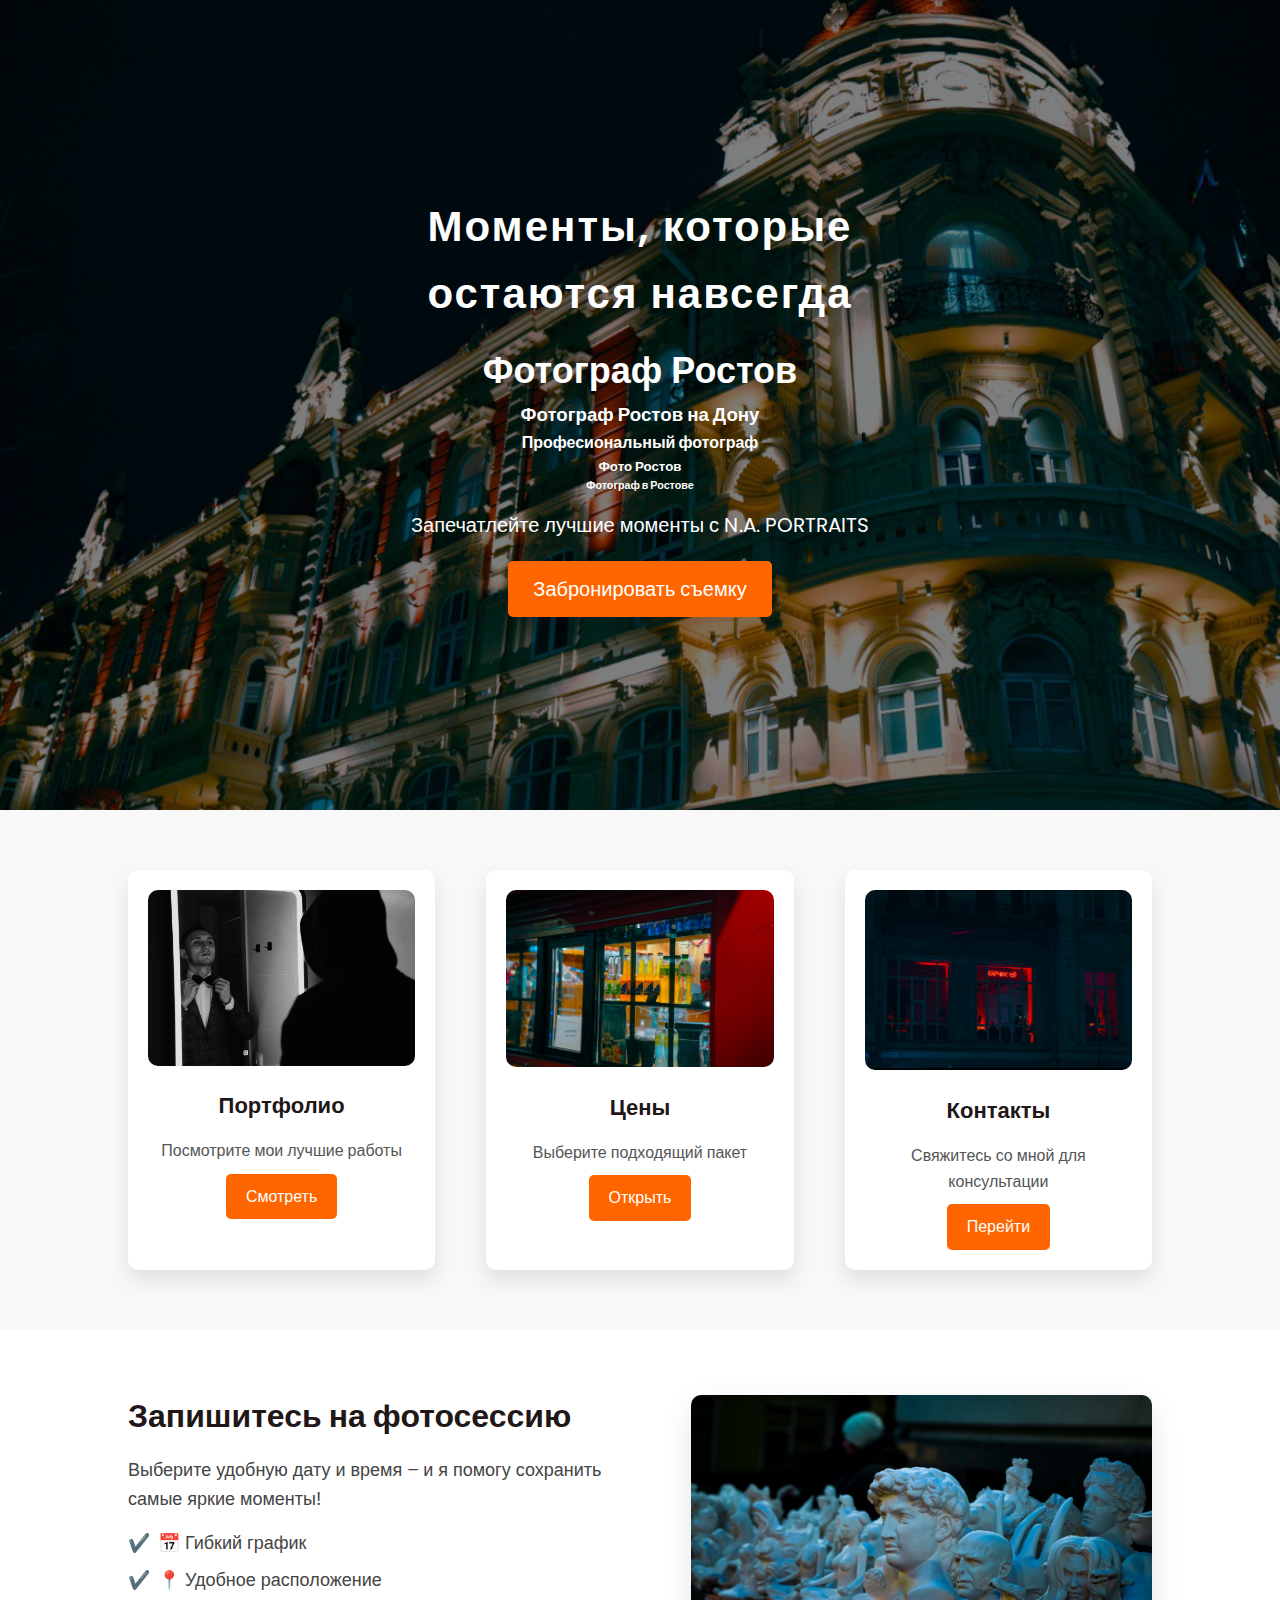
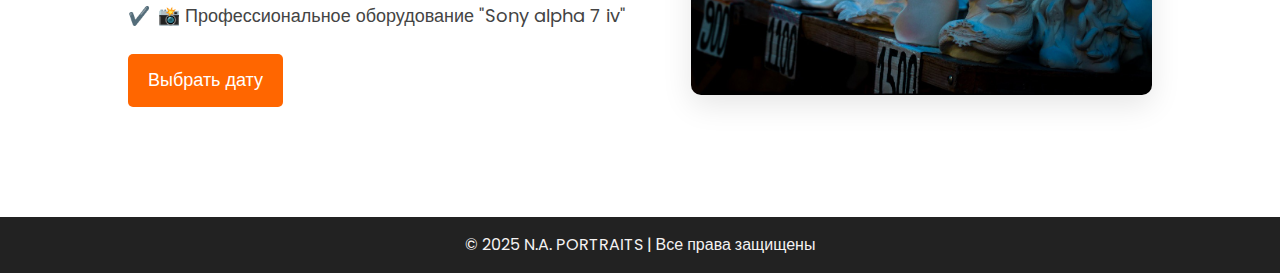
<file: index.html>
<!DOCTYPE html>
<html lang="ru">
<head>
    <meta charset="UTF-8">
    <meta name="viewport" content="width=device-width, initial-scale=1.0">
    <title>N.A. PORTRAITS | Фотограф</title>
    <meta name="description" content="Профессиональный фотограф в Ростове-на-Дону. Портретные и семейные фотосессии, съемка мероприятий. Бронируйте удобное время!">
<meta name="keywords" content="фотограф Ростов-на-Дону, фотосессия, портретная съемка, семейная фотосессия, фотосъемка мероприятий">
<meta name="author" content="N.A. PORTRAITS">
<meta name="robots" content="index, follow">
<meta property="og:title" content="N.A. PORTRAITS – Фотограф в Ростове-на-Дону">
<meta property="og:description" content="Профессиональная фотосъемка в Ростове-на-Дону. Индивидуальные и семейные фотосессии, съемка мероприятий.">
<meta property="og:image" content="https://ko12lian.github.io/my-website/images/preview.jpg">
<meta property="og:url" content="https://ko12lian.github.io/my-website/">
<link rel="stylesheet" href="style.css">
</head>
<body>
    <header class="hero">
        <div class="hero-content">
            <h1>Моменты, которые остаются навсегда</h1>
            <h2>Фотограф Ростов</h2>
            <h3>Фотограф Ростов на Дону</h3>
            <h4>Професиональный фотограф</h4>
            <h5>Фото Ростов</h5>
            <h6>Фотограф в Ростове</h6>
            <p>Запечатлейте лучшие моменты с N.A. PORTRAITS</p>
            <a href="booking.html" class="btn">Забронировать съемку</a>
        </div>
    </header>

    <section class="quick-links">
        <div class="link-card">
            <img src="images/portfolio.jpg" alt="Портфолио">
            <h3>Портфолио</h3>
            <p>Посмотрите мои лучшие работы</p>
            <a href="portfolio.html" class="btn">Смотреть</a>
        </div>
        <div class="link-card">
            <img src="images/price.jpg" alt="Прайс">
            <h3>Цены</h3>
            <p>Выберите подходящий пакет</p>
            <a href="price.html" class="btn">Открыть</a>
        </div>
        <div class="link-card">
            <img src="images/contacts.jpg" alt="Контакты">
            <h3>Контакты</h3>
            <p>Свяжитесь со мной для консультации</p>
            <a href="contacts.html" class="btn">Перейти</a>
        </div>
    </section>

    <section class="booking-highlight">
        <div class="booking-text">
            <h2>Запишитесь на фотосессию</h2>
            <p>Выберите удобную дату и время – и я помогу сохранить самые яркие моменты!</p>
            <ul>
                <li>📅 Гибкий график</li>
                <li>📍 Удобное расположение</li>
                <li>📸 Профессиональное оборудование "Sony alpha 7 iv" </li>
            </ul>
            <a href="booking.html" class="btn">Выбрать дату</a>
        </div>
        <div class="booking-image">
            <img src="images/booking.jpg" alt="Бронирование фотосессии">
        </div>
    </section>

    <footer>
        <p>© 2025 N.A. PORTRAITS | Все права защищены</p>
    </footer>

<script src="script.js"></script>
</body>
</html>
</file>
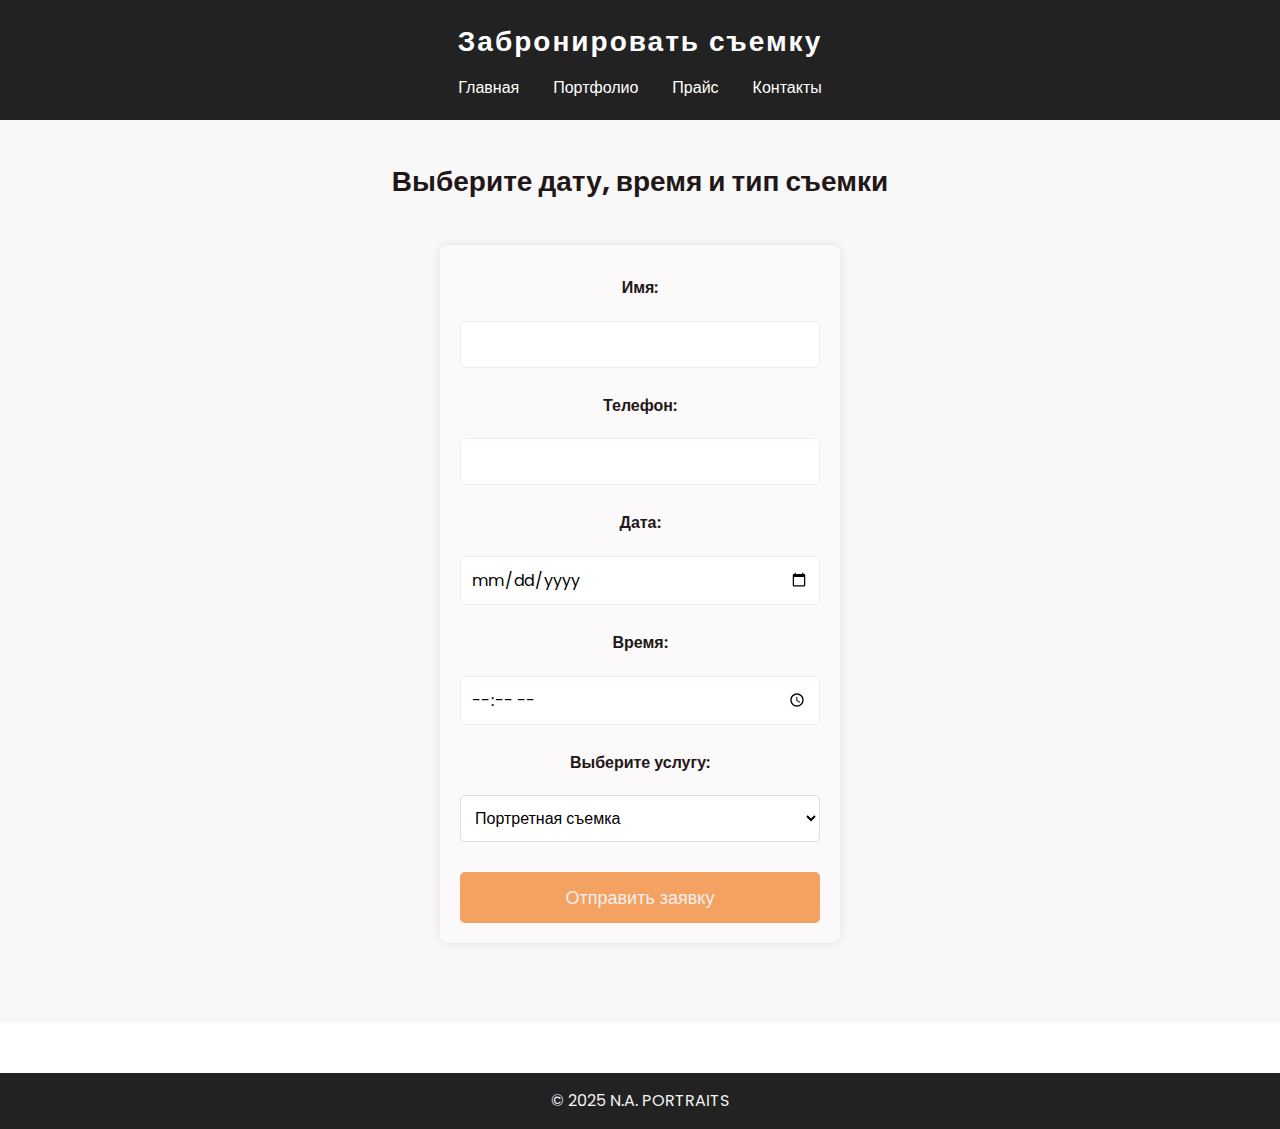
<file: booking.html>
<!DOCTYPE html>
<html lang="ru">
<head>
    <meta charset="UTF-8">
    <meta name="viewport" content="width=device-width, initial-scale=1.0">
    <title>Бронирование съемки</title>
    <link rel="stylesheet" href="style.css">
</head>
<body>
    <header>
        <h1>Забронировать съемку</h1>
        <nav>
            <ul>
                <li><a href="index.html">Главная</a></li>
                <li><a href="portfolio.html">Портфолио</a></li>
                <li><a href="price.html">Прайс</a></li>
                <li><a href="contacts.html">Контакты</a></li>
            </ul>
        </nav>
    </header>

    <section class="booking-form">
        <h2>Выберите дату, время и тип съемки</h2>
        <form id="booking-form">
            <label for="name">Имя:</label>
            <input type="text" id="name" required>

            <label for="phone">Телефон:</label>
            <input type="tel" id="phone" required>

            <label for="date">Дата:</label>
            <input type="date" id="date" required>

            <label for="time">Время:</label>
            <input type="time" id="time" required>

            <label for="service">Выберите услугу:</label>
            <select id="service" required>
                <option value="Портретная съемка">Портретная съемка</option>
                <option value="Свадебная съемка">Свадебная съемка</option>
                <option value="Студийная съемка">Студийная съемка</option>
            </select>

            <button type="submit">Отправить заявку</button>
        </form>
    </section>

    <footer>
        <p>© 2025 N.A. PORTRAITS</p>
    </footer>

    <script src="script.js"></script>
</body>
</html>
</file>
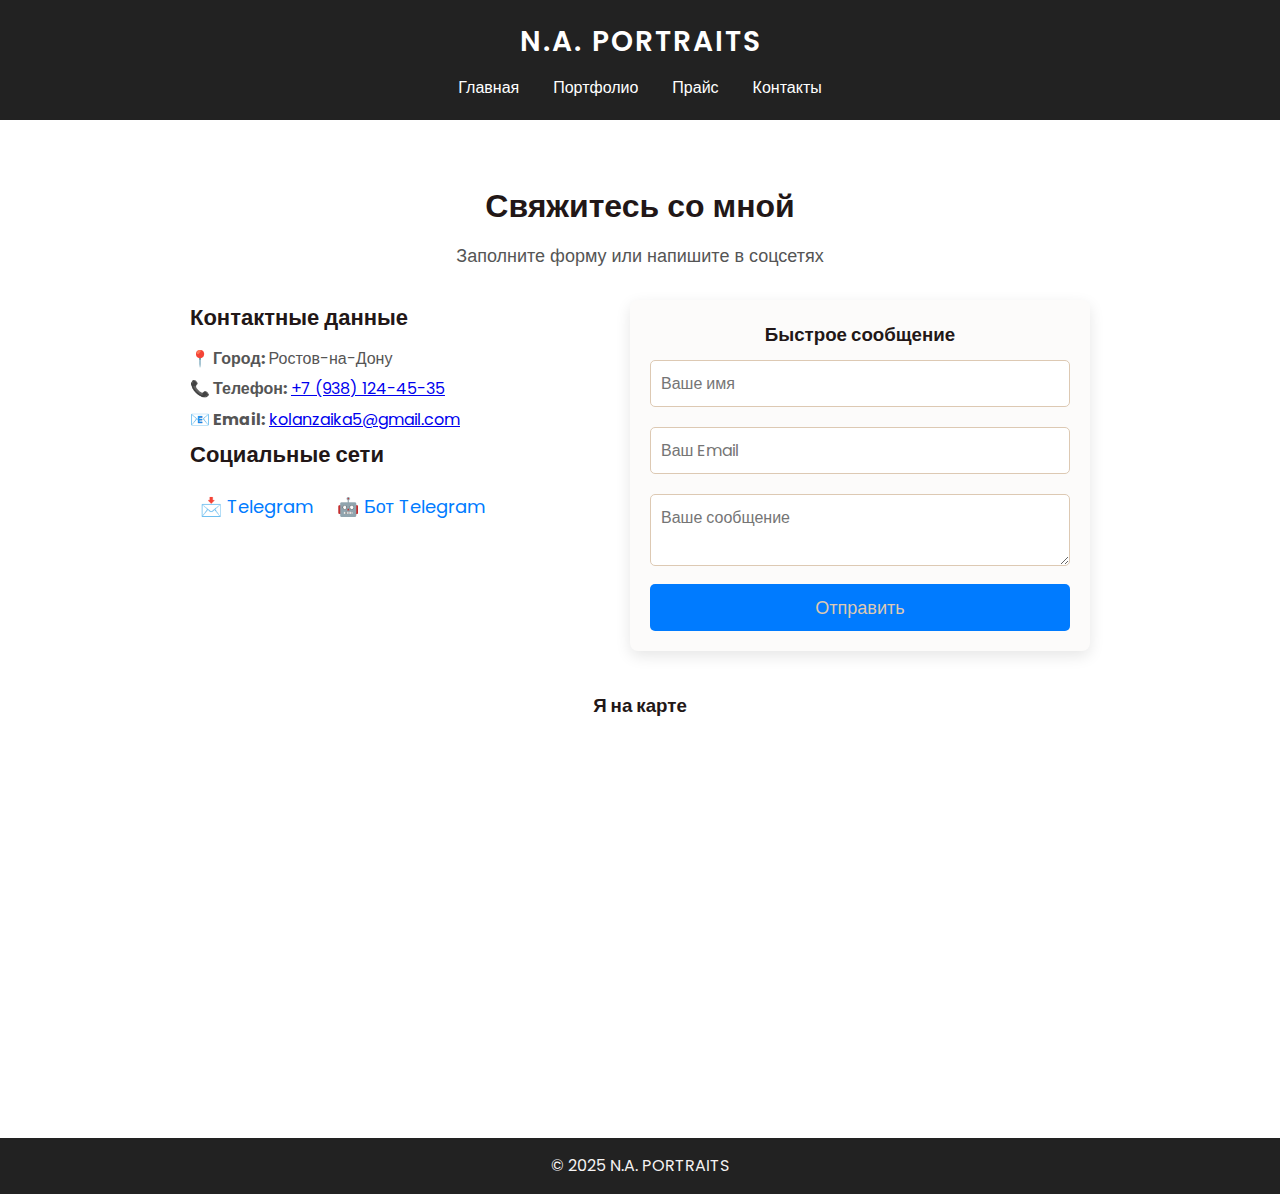
<file: contacts.html>
<!DOCTYPE html>
<html lang="ru">
<head>
    <meta charset="UTF-8">
    <meta name="viewport" content="width=device-width, initial-scale=1.0">
    <title>Контакты | N.A. PORTRAITS</title>
    <link rel="stylesheet" href="style.css">
</head>
<body>
    <header>
        <h1>N.A. PORTRAITS</h1>
        <nav>
            <ul>
                <li><a href="index.html">Главная</a></li>
                <li><a href="portfolio.html">Портфолио</a></li>
                <li><a href="price.html">Прайс</a></li>
                <li><a href="contacts.html">Контакты</a></li>
            </ul>
        </nav>
    </header>

    <section class="contacts">
        <h2>Свяжитесь со мной</h2>
        <p>Заполните форму или напишите в соцсетях</p>

        <div class="contact-container">
            <div class="contact-info">
                <h3>Контактные данные</h3>
                <p><strong>📍 Город:</strong> Ростов-на-Дону</p>
                <p><strong>📞 Телефон:</strong> <a href="tel:+79381244535">+7 (938) 124-45-35</a></p>
                <p><strong>📧 Email:</strong> <a href="mailto:kolanzaika5@gmail.com">kolanzaika5@gmail.com</a></p>
                
                <h3>Социальные сети</h3>
                <div class="social-links">
                    <a href="https://t.me/NICKK228" target="_blank">📩 Telegram</a>
                    <a href="https://t.me/n_a_portraitsbot" target="_blank">🤖 Бот Telegram</a>
                </div>
            </div>

            <div class="contact-form">
                <h3>Быстрое сообщение</h3>
                <form id="contact-form">
                    <input type="text" id="contact-name" placeholder="Ваше имя" required>
                    <input type="email" id="contact-email" placeholder="Ваш Email" required>
                    <textarea id="contact-message" placeholder="Ваше сообщение" required></textarea>
                    <button type="submit">Отправить</button>
                </form>
            </div>
        </div>

        <div class="map">
            <h3>Я на карте</h3>
            <iframe src="https://www.google.com/maps/embed?pb=!1m18!1m12!1m3!1d5614.0428921976!2d39.7036359!3d47.222078!2m3!1f0!2f0!3f0!3m2!1i1024!2i768!4f13.1!3m3!1m2!1s0x40e3b9b3a5a5a7d7%3A0x2f3d8eb9a7e2b1d!2z0KLQoNCm!5e0!3m2!1sru!2sru!4v1647412345678" width="100%" height="300" style="border:0;" allowfullscreen="" loading="lazy"></iframe>
        </div>
    </section>

    <footer>
        <p>© 2025 N.A. PORTRAITS</p>
    </footer>

    <script src="script.js"></script>
</body>
</html>
</file>
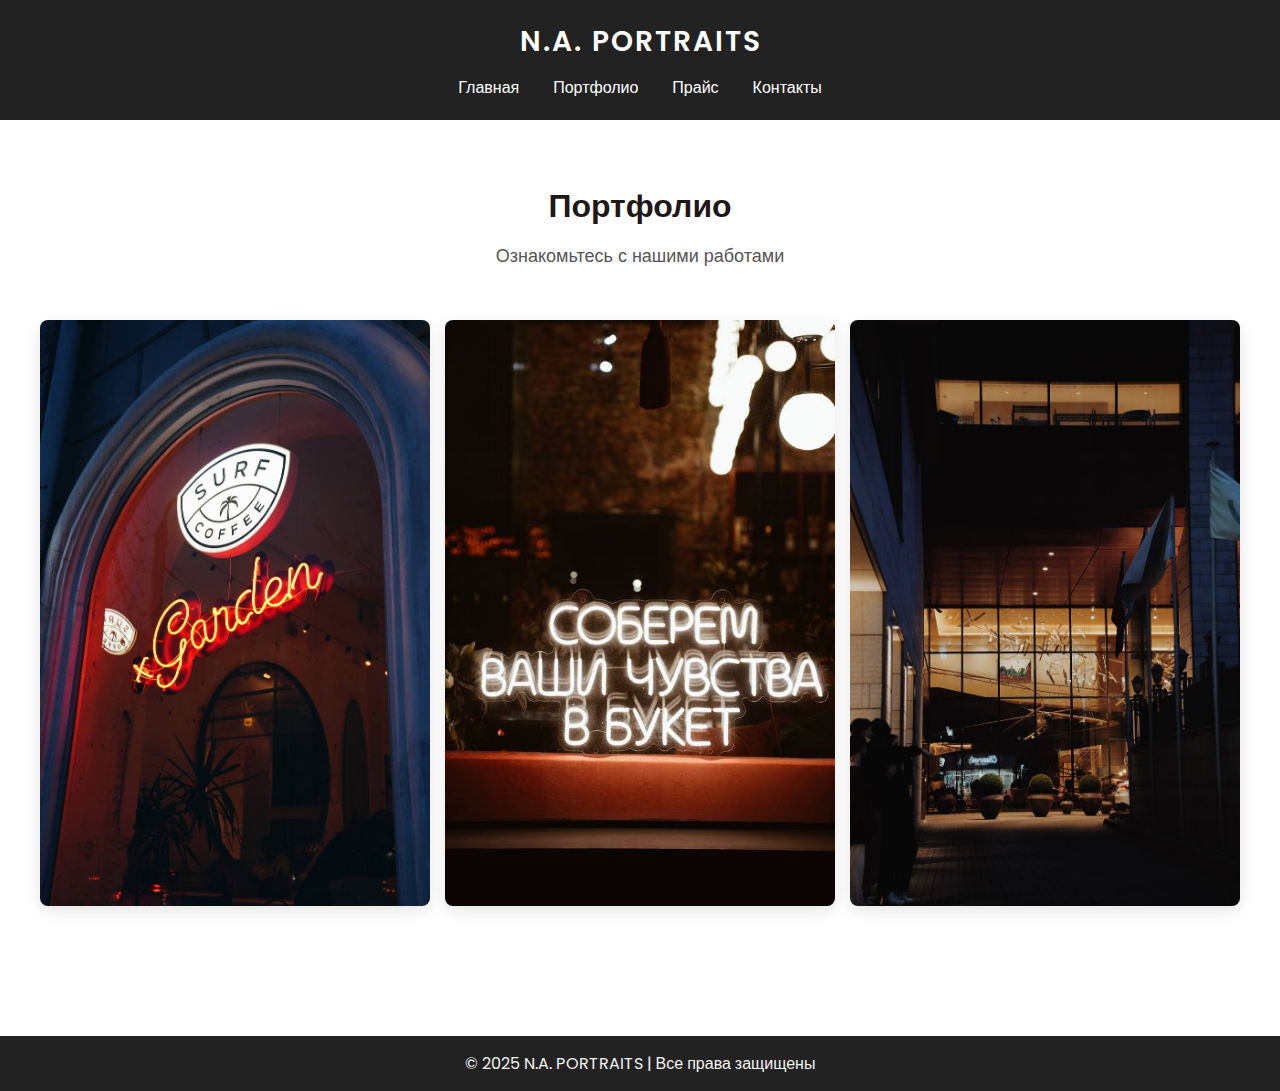
<file: portfolio.html>
<!DOCTYPE html>
<html lang="ru">
<head>
    <meta charset="UTF-8">
    <meta name="viewport" content="width=device-width, initial-scale=1.0">
    <title>Портфолио | N.A. PORTRAITS</title>
    <link rel="stylesheet" href="style.css">
</head>
<body>
    <header>
        <h1>N.A. PORTRAITS</h1>
        <nav>
            <ul>
                <li><a href="index.html">Главная</a></li>
                <li><a href="portfolio.html">Портфолио</a></li>
                <li><a href="price.html">Прайс</a></li>
                <li><a href="contacts.html">Контакты</a></li>
            </ul>
        </nav>
    </header>

    <section class="portfolio">
        <h2>Портфолио</h2>
        <p>Ознакомьтесь с нашими работами</p>
        <div class="gallery">
            <div class="gallery-item"><img src="images/photo1.jpg" alt="Фотография 1"></div>
            <div class="gallery-item"><img src="images/photo2.jpg" alt="Фотография 2"></div>
            <div class="gallery-item"><img src="images/photo3.jpg" alt="Фотография 3"></div>

        </div>
    </section>

    <footer>
        <p>© 2025 N.A. PORTRAITS | Все права защищены</p>
    </footer>

    <script src="script.js"></script>
</body>
</html>
</file>
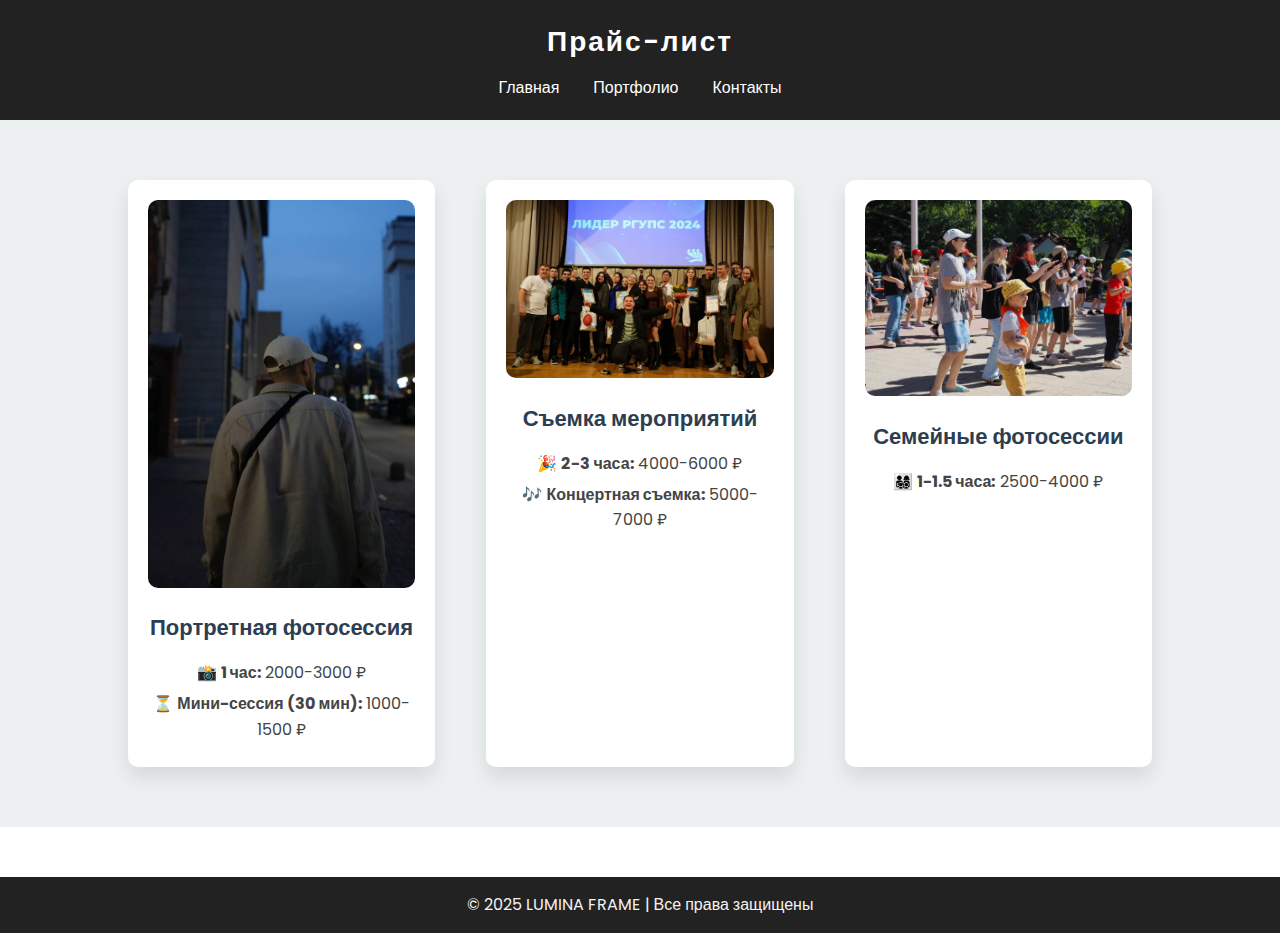
<file: price.html>
<!DOCTYPE html>
<html lang="ru">
<head>
    <meta charset="UTF-8">
    <meta name="viewport" content="width=device-width, initial-scale=1.0">
    <title>Прайс - LUMINA FRAME</title>
    <link rel="stylesheet" href="style.css">
</head>
<body>
    <header>
        <h1>Прайс-лист</h1>
        <nav>
            <ul>
                <li><a href="index.html">Главная</a></li>
                <li><a href="portfolio.html">Портфолио</a></li>
                <li><a href="contacts.html">Контакты</a></li>
            </ul>
        </nav>
    </header>

    <section class="price-list">
        <div class="price-card">
            <img src="images/portrait.jpg" alt="Портретная фотосессия">
            <h3>Портретная фотосессия</h3>
            <p>📸 <strong>1 час:</strong> 2000-3000 ₽</p>
            <p>⏳ <strong>Мини-сессия (30 мин):</strong> 1000-1500 ₽</p>
        </div>

        <div class="price-card">
            <img src="images/event.jpg" alt="Съемка мероприятий">
            <h3>Съемка мероприятий</h3>
            <p>🎉 <strong>2-3 часа:</strong> 4000-6000 ₽</p>
            <p>🎶 <strong>Концертная съемка:</strong> 5000-7000 ₽</p>
        </div>

        <div class="price-card">
            <img src="images/family.jpg" alt="Семейные фотосессии">
            <h3>Семейные фотосессии</h3>
            <p>👨‍👩‍👧‍👦 <strong>1-1.5 часа:</strong> 2500-4000 ₽</p>
        </div>
    </section>

    <footer>
        <p>© 2025 LUMINA FRAME | Все права защищены</p>
    </footer>
</body>
</html>
</file>
<file: style.css>
@import url('https://fonts.googleapis.com/css2?family=Poppins:wght@300;400;600&display=swap');

* {
    margin: 0;
    padding: 0;
    box-sizing: border-box;
    font-family: 'Poppins', sans-serif;
}

body {
    background-color: #ffffff;
    color: #221717;
    line-height: 1.6;
}

/* 🔥 Хедер */
header {
    background: #222;
    color: #fff;
    padding: 20px;
    text-align: center;
}

header h1 {
    font-size: 28px;
    font-weight: 600;
    letter-spacing: 2px;
}

nav ul {
    list-style: none;
    padding: 0;
    margin-top: 10px;
}

nav ul li {
    display: inline;
    margin: 0 15px;
}

nav ul li a {
    color: #fff;
    text-decoration: none;
    font-weight: 400;
    transition: 0.3s;
}

nav ul li a:hover {
    color: #f4a261;
}

/* 🔥 Главный блок */
.hero {
    text-align: center;
    padding: 100px 20px;
    background: url('images/background.jpg') center/cover;
    color: rgb(249, 249, 249);
    position: relative;
}

.hero::before {
    content: "";
    position: absolute;
    top: 0;
    left: 0;
    width: 100%;
    height: 100%;
    background: rgba(0, 0, 0, 0.5);
}

.hero h2 {
    position: relative;
    font-size: 36px;
    font-weight: 600;
}

.hero p {
    position: relative;
    font-size: 18px;
    margin: 15px 0;
}

.btn {
    position: relative;
    display: inline-block;
    background: #f4a261;
    color: #fdfbfb;
    padding: 12px 25px;
    text-decoration: none;
    border-radius: 5px;
    font-size: 16px;
    transition: 0.3s;
}

.btn:hover {
    background: #e76f51;
}

/* 🔥 Форма бронирования */
#booking-form {
    max-width: 400px;
    margin: 40px auto;
    padding: 20px;
    background: #fbf9f9;
    border-radius: 8px;
    box-shadow: 0 0 10px rgba(0, 0, 0, 0.1);
}

#booking-form label {
    display: block;
    font-weight: 600;
    margin: 10px 0 5px;
}

#booking-form input {
    width: 100%;
    padding: 10px;
    border: 1px solid #f2ecec;
    border-radius: 5px;
    font-size: 16px;
}

#booking-form button {
    width: 100%;
    padding: 12px;
    background: #f4a261;
    border: none;
    color: #f4eeee;
    font-size: 18px;
    margin-top: 15px;
    cursor: pointer;
    border-radius: 5px;
    transition: 0.3s;
}

#booking-form button:hover {
    background: #e76f51;
}

#booking-form select {
    width: 100%;
    padding: 10px;
    border: 1px solid #ddd;
    border-radius: 5px;
    font-size: 16px;
    background: #fff;
    cursor: pointer;
}

/* 🔥 Подвал */
footer {
    text-align: center;
    padding: 15px;
    background: #222;
    color: rgb(245, 242, 242);
    margin-top: 50px;
}

/* 🔥 Секция портфолио */
.portfolio {
    text-align: center;
    padding: 60px 20px;
    background: #ffffff;
}

.portfolio h2 {
    font-size: 32px;
    font-weight: 600;
    margin-bottom: 10px;
}

.portfolio p {
    font-size: 18px;
    color: #555;
    margin-bottom: 30px;
}

/* 🔥 Галерея */
.gallery {
    display: grid;
    grid-template-columns: repeat(auto-fit, minmax(250px, 1fr));
    gap: 15px;
    padding: 20px;
}

.gallery-item {
    position: relative;
    overflow: hidden;
    border-radius: 8px;
    box-shadow: 0 5px 15px rgba(0, 0, 0, 0.1);
}

.gallery-item img {
    width: 100%;
    height: 100%;
    object-fit: cover;
    display: block;
    transition: transform 0.3s ease, opacity 0.3s ease;
}

.gallery-item:hover img {
    transform: scale(1.1);
    opacity: 0.8;
}

/* 🔥 Секция прайс-листа */
.price {
    text-align: center;
    padding: 60px 20px;
    background: #ffffff;
}

.price h2 {
    font-size: 32px;
    font-weight: 600;
    margin-bottom: 10px;
}

.price p {
    font-size: 18px;
    color: #555;
    margin-bottom: 30px;
}

/* 🔥 Галерея прайса */
.price-list {
    display: flex;
    justify-content: center;
    gap: 20px;
    flex-wrap: wrap;
}

.price-item {
    position: relative;
    overflow: hidden;
    border-radius: 8px;
    box-shadow: 0 5px 15px rgba(0, 0, 0, 0.1);
    transition: transform 0.3s ease, box-shadow 0.3s ease;
}

.price-item img {
    width: 100%;
    max-width: 300px;
    height: auto;
    display: block;
    transition: transform 0.3s ease, opacity 0.3s ease;
}

/* 🔥 Анимация при наведении */
.price-item:hover {
    transform: scale(1.05);
    box-shadow: 0 10px 20px rgba(0, 0, 0, 0.2);
}

.price-item:hover img {
    transform: scale(1.1);
    opacity: 0.9;
}

/* 🔥 Контакты */
.contacts {
    text-align: center;
    padding: 60px 20px;
    background: #ffffff;
}

.contacts h2 {
    font-size: 32px;
    font-weight: 600;
    margin-bottom: 10px;
}

.contacts p {
    font-size: 18px;
    color: #555;
    margin-bottom: 30px;
}

/* 🔥 Контейнер с контактами */
.contact-container {
    display: flex;
    justify-content: space-between;
    flex-wrap: wrap;
    max-width: 900px;
    margin: 0 auto;
    gap: 20px;
}

/* 🔥 Информация о контактах */
.contact-info {
    flex: 1;
    min-width: 300px;
    text-align: left;
}

.contact-info h3 {
    font-size: 22px;
    margin-bottom: 10px;
}

.contact-info p {
    font-size: 16px;
    margin-bottom: 5px;
}

/* 🔥 Социальные сети */
.social-links a {
    display: inline-block;
    margin: 10px;
    font-size: 18px;
    text-decoration: none;
    color: #007bff;
    transition: color 0.3s ease;
}

.social-links a:hover {
    color: #0056b3;
}

/* 🔥 Форма обратной связи */
.contact-form {
    flex: 1;
    min-width: 300px;
    background: #fcfbfa;
    padding: 20px;
    border-radius: 8px;
    box-shadow: 0 5px 15px rgba(0, 0, 0, 0.1);
}

.contact-form input,
.contact-form textarea {
    width: 100%;
    padding: 10px;
    margin: 10px 0;
    border: 1px solid #ddc9b3;
    border-radius: 5px;
    font-size: 16px;
}

.contact-form button {
    width: 100%;
    padding: 10px;
    background: #007bff;
    color: #ddc9b3;
    border: none;
    border-radius: 5px;
    font-size: 18px;
    cursor: pointer;
    transition: background 0.3s ease;
}

contact-form button:hover {
    background: #0056b3;
}

/* 🔥 Карта */
.map {
    margin-top: 40px;
}

/* 🔥 ГЛАВНАЯ: ФОНОВАЯ КАРТИНКА */
.hero {
    background: url('images/background.jpg') center/cover no-repeat;
    height: 90vh;
    display: flex;
    align-items: center;
    justify-content: center;
    text-align: center;
    color: white;
    position: relative;
}

.hero::before {
    content: "";
    position: absolute;
    top: 0; left: 0;
    width: 100%; height: 100%;
    background: rgba(0, 0, 0, 0.5);
}

.hero-content {
    position: relative;
    z-index: 2;
}

.hero h1 {
    font-size: 48px;
    margin-bottom: 10px;
}

.hero p {
    font-size: 22px;
    margin-bottom: 20px;
}

/* 🔥 КНОПКИ */
.btn {
    display: inline-block;
    padding: 12px 24px;
    background: #ff6600;
    color: white;
    font-size: 18px;
    border-radius: 5px;
    text-decoration: none;
    transition: 0.3s ease;
}

.btn:hover {
    background: #e55e00;
}

/* 🔥 ОБО МНЕ */
.about {
    display: flex;
    align-items: center;
    padding: 60px 20px;
    gap: 40px;
    max-width: 1100px;
    margin: 0 auto;
}

.about-content {
    flex: 1;
}

.about-content h2 {
    font-size: 32px;
    margin-bottom: 10px;
}

.about-content p {
    font-size: 18px;
    color: #555;
    margin-bottom: 20px;
}

.about-image {
    flex: 1;
}

.about-image img {
    width: 100%;
    border-radius: 10px;
}

/* 🔥 УС

/* 🔥 Форма бронирования */
.booking-form {
    text-align: center;
    padding: 40px 20px;
    background: #f8f8f8;
}

.booking-form h2 {
    font-size: 28px;
    margin-bottom: 20px;
}

.booking-form form {
    max-width: 400px;
    margin: 0 auto;
    display: flex;
    flex-direction: column;
    gap: 15px;
}

.booking-form label {
    font-size: 16px;
    font-weight: bold;
}

.booking-form input,
.booking-form select {
    width: 100%;
    padding: 10px;
    font-size: 16px;
    border: 1px solid #ccc;
    border-radius: 5px;
}

.booking-form button {
    width: 100%;
    padding: 12px;
    background: #ff6600;
    color: white;
    font-size: 18px;
    border-radius: 5px;
    cursor: pointer;
    transition: 0.3s ease;
}

.booking-form button:hover {
    background: #e55e00;
}

/* 🔥 Секция "Обо мне" */
.about {
    display: flex;
    align-items: center;
    justify-content: space-between;
    padding: 60px 10%;
    background: #f5f5f5;
}

.about-content {
    max-width: 50%;
}

.about-content h2 {
    font-size: 32px;
    margin-bottom: 15px;
}

.about-content p {
    font-size: 18px;
    color: #444;
    margin-bottom: 20px;
}

.about-content .btn {
    display: inline-block;
    padding: 12px 20px;
    background: #ff6600;
    color: #fff;
    font-size: 18px;
    text-decoration: none;
    border-radius: 5px;
    transition: 0.3s ease;
}

.about-content .btn:hover {
    background: #e55e00;
}

.about-image {
    max-width: 45%;
}

.about-image img {
    width: 100%;
    border-radius: 10px;
    box-shadow: 0 10px 30px rgba(0, 0, 0, 0.1);
}

/* 🔥 Блок с бронью */
.booking-highlight {
    display: flex;
    align-items: center;
    justify-content: space-between;
    padding: 60px 10%;
    background: #fff;
}

.booking-text {
    max-width: 50%;
}

.booking-text h2 {
    font-size: 32px;
    margin-bottom: 15px;
}

.booking-text p {
    font-size: 18px;
    color: #444;
    margin-bottom: 15px;
}

.booking-text ul {
    list-style: none;
    padding: 0;
}

.booking-text li {
    font-size: 18px;
    color: #444;
    margin-bottom: 8px;
    display: flex;
    align-items: center;
}

.booking-text li::before {
    content: "✔️";
    color: #ff6600;
    font-weight: bold;
    margin-right: 8px;
}

.booking-text .btn {
    display: inline-block;
    padding: 12px 20px;
    background: #ff6600;
    color: #fff;
    font-size: 18px;
    text-decoration: none;
    border-radius: 5px;
    transition: 0.3s ease;
    margin-top: 15px;
}

.booking-text .btn:hover {
    background: #e55e00;
}

.booking-image {
    max-width: 45%;
}

.booking-image img {
    width: 100%;
    border-radius: 10px;
    box-shadow: 0 10px 30px rgba(0, 0, 0, 0.1);
}

/* 🔥 Хедер (шапка сайта) */
.hero {
    background: url('images/background.jpg') center/cover no-repeat;
    height: 90vh;
    display: flex;
    align-items: center;
    justify-content: center;
    text-align: center;
    color: #fff;
}

.hero-content {
    max-width: 600px;
}

.hero h1 {
    font-size: 42px;
    margin-bottom: 15px;
}

.hero p {
    font-size: 20px;
    margin-bottom: 20px;
}

.hero .btn {
    display: inline-block;
    padding: 12px 25px;
    background: #ff6600;
    color: #fff;
    font-size: 20px;
    text-decoration: none;
    border-radius: 5px;
    transition: 0.3s ease;
}

.hero .btn:hover {
    background: #e55e00;
}

/* 🔥 Блок с быстрым доступом */
.quick-links {
    display: flex;
    justify-content: space-between;
    padding: 60px 10%;
    background: #f8f8f8;
    text-align: center;
}

.link-card {
    width: 30%;
    background: #fff;
    border-radius: 10px;
    box-shadow: 0 10px 20px rgba(0, 0, 0, 0.1);
    padding: 20px;
    transition: 0.3s ease;
}

.link-card:hover {
    transform: translateY(-5px);
}

.link-card img {
    width: 100%;
    border-radius: 10px;
}

.link-card h3 {
    font-size: 22px;
    margin: 15px 0;
}

.link-card p {
    font-size: 16px;
    color: #555;
}

.link-card .btn {
    display: inline-block;
    padding: 10px 20px;
    background: #ff6600;
    color: white;
    font-size: 16px;
    text-decoration: none;
    border-radius: 5px;
    transition: 0.3s ease;
    margin-top: 10px;
}

.link-card .btn:hover {
    background: #e55e00;
}

/* 🔥 Секция прайс-листа */
.price-list {
    display: flex;
    justify-content: space-between;
    padding: 60px 10%;
    gap: 20px;
    background: #ECF0F1;
}

.price-card {
    background: #fff;
    border-radius: 10px;
    box-shadow: 0 10px 20px rgba(0, 0, 0, 0.1);
    padding: 20px;
    text-align: center;
    transition: 0.3s ease;
    width: 30%;
}

.price-card:hover {
    transform: translateY(-5px);
}

.price-card img {
    width: 100%;
    border-radius: 10px;
}

.price-card h3 {
    font-size: 22px;
    margin: 15px 0;
    color: #2C3E50;
}

.price-card p {
    font-size: 16px;
    color: #444;
    margin: 5px 0;
}

/* Для экранов меньше 768px (телефоны) */
@media (max-width: 768px) {
    body {
        font-size: 16px; /* Чуть больше текста для удобства чтения */
    }

    header h1 {
        font-size: 24px;
        text-align: center;
    }

    nav ul {
        flex-direction: column; /* Меню в столбик */
        align-items: center;
    }

    nav ul li {
        margin-bottom: 10px;
    }

    .hero {
        text-align: center;
        padding: 20px;
    }

    .hero h2 {
        font-size: 22px;
    }

    .btn {
        width: 80%;
        max-width: 300px;
    }

    form {
        width: 90%;
        margin: 0 auto;
    }
}

@media (max-width: 768px) {
    .card {
        display: flex;
        flex-direction: column;
        align-items: center;
        text-align: center;
        padding: 15px;
    }

    .card h3 {
        font-size: 20px;
        margin-bottom: 8px;
    }

    .card p {
        font-size: 16px;
        line-height: 1.4;
    }
}

@media (max-width: 768px) {
    .price-grid {
        display: flex;
        flex-direction: column;
        gap: 20px;
        padding: 10px;
    }

    .price-card {
        width: 100%;
        padding: 15px;
        text-align: center;
    }

    .price-card img {
        width: 100%;
        height: auto;
        border-radius: 10px;
    }

    .price-card h3 {
        font-size: 20px;
        margin-top: 10px;
    }

    .price-card p {
        font-size: 16px;
    }
}

@media (max-width: 768px) {
    .container {
        padding: 10px;
        width: 100%;
        max-width: 100%;
    }

    .hero h2 {
        font-size: 22px;
        text-align: center;
        padding: 0 10px;
    }

    .hero p {
        font-size: 16px;
        text-align: center;
        padding: 0 15px;
    }

    .btn {
        font-size: 16px;
        padding: 10px 20px;
        display: block;
        width: fit-content;
        margin: 10px auto;
    }
}

@media (max-width: 768px) {
    .card-container {
        display: flex;
        flex-direction: column;
        align-items: center;
        gap: 15px;
    }

    .card {
        width: 90%;
        text-align: center;
        padding: 15px;
    }
}

@media (max-width: 768px) {
    .portfolio img {
        width: 100%;
        height: auto;
        border-radius: 10px;
    }
}

@media (max-width: 768px) {
    .card-container {
        display: flex;
        flex-direction: column;  /* Размещаем карточки в колонку */
        align-items: center;
        gap: 20px;
        padding: 10px;
    }

    .card {
        width: 90%;  /* Уменьшаем ширину, чтобы не прилипали к краям */
        padding: 15px;
        border-radius: 10px;
        box-shadow: 0px 4px 8px rgba(0, 0, 0, 0.1);
        background-color: #fff;
        text-align: center;
    }

    .card img {
        width: 100%;  /* Картинка будет на всю ширину карточки */
        height: auto;
        border-radius: 10px;
    }

    .card h3 {
        font-size: 20px;
        margin-top: 10px;
    }

    .card p {
        font-size: 16px;
    }
}
</file>
